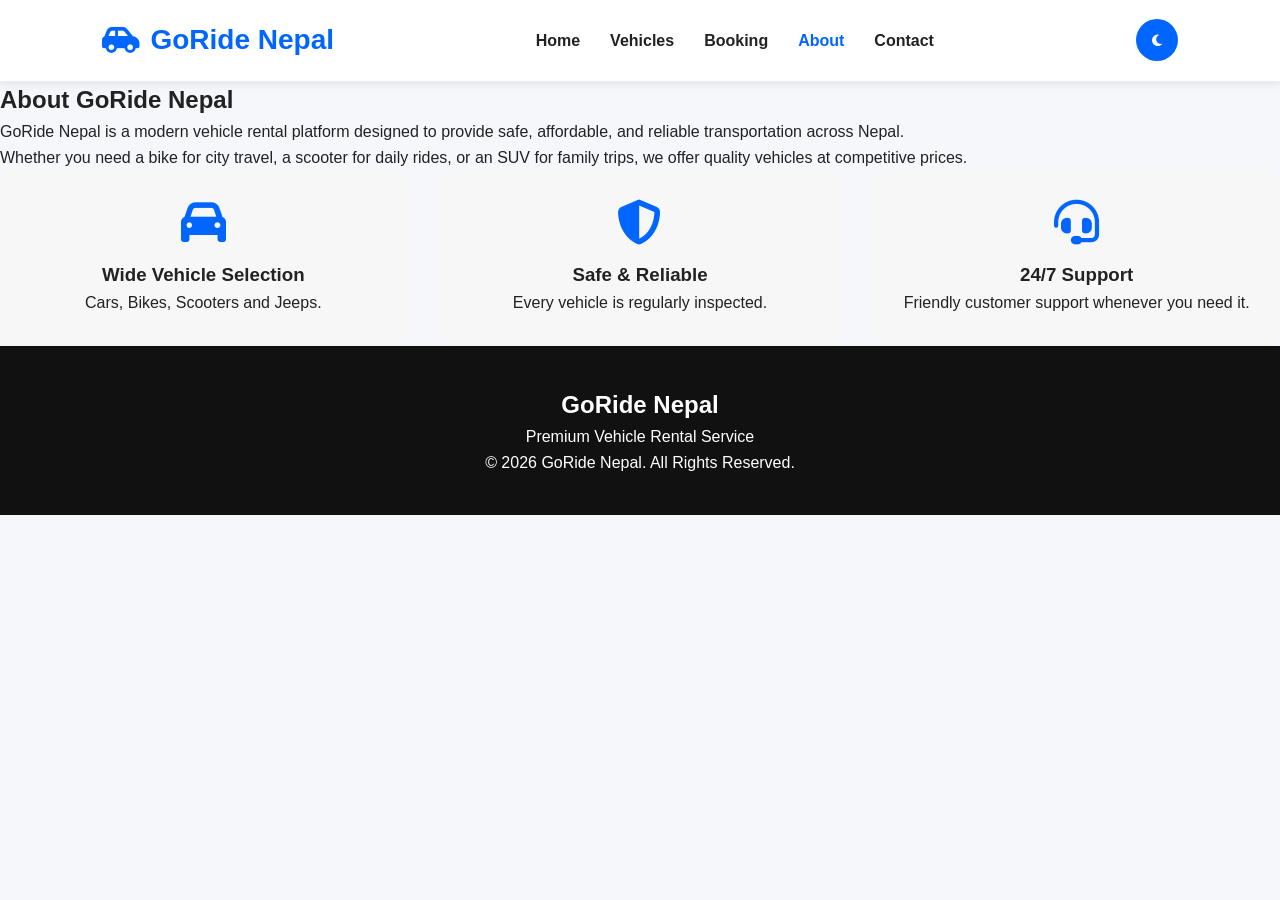
<file: about.html>
<!DOCTYPE html>
<html lang="en">

<head>

    <meta charset="UTF-8">
    <meta name="viewport" content="width=device-width, initial-scale=1.0">

    <title>About Us | GoRide Nepal</title>

    <link rel="stylesheet" href="style.css">
    <link rel="stylesheet" href="auth.css">
    <link rel="stylesheet" href="responsive.css">

    <link rel="stylesheet" href="https://cdnjs.cloudflare.com/ajax/libs/font-awesome/6.5.2/css/all.min.css">

</head>

<body>

    <header class="header">

        <div class="logo">
            <i class="fa-solid fa-car-side"></i>
            <span>GoRide Nepal</span>
        </div>
        <div class="menu-toggle" id="menuToggle">
            <i class="fa-solid fa-bars"></i>
        </div>

        <nav>
            <ul class="nav-links">

                <li><a href="index.html">Home</a></li>
                <li><a href="vehicles.html">Vehicles</a></li>
                <li><a href="booking.html">Booking</a></li>
                <li><a href="about.html" class="active">About</a></li>
                <li><a href="contact.html">Contact</a></li>

            </ul>
        </nav>

        <div class="nav-right">

            <button id="darkModeBtn">
                <i class="fa-solid fa-moon"></i>
            </button>

        </div>

    </header>

    <section class="about-section">

        <div class="container">

            <h1>About GoRide Nepal</h1>

            <p>

                GoRide Nepal is a modern vehicle rental platform designed to provide
                safe, affordable, and reliable transportation across Nepal.

            </p>

            <p>

                Whether you need a bike for city travel, a scooter for daily rides,
                or an SUV for family trips, we offer quality vehicles at competitive prices.

            </p>

            <div class="features">

                <div class="feature">

                    <i class="fa-solid fa-car"></i>

                    <h3>Wide Vehicle Selection</h3>

                    <p>Cars, Bikes, Scooters and Jeeps.</p>

                </div>

                <div class="feature">

                    <i class="fa-solid fa-shield-halved"></i>

                    <h3>Safe & Reliable</h3>

                    <p>Every vehicle is regularly inspected.</p>

                </div>

                <div class="feature">

                    <i class="fa-solid fa-headset"></i>

                    <h3>24/7 Support</h3>

                    <p>Friendly customer support whenever you need it.</p>

                </div>

            </div>

        </div>

    </section>

    <footer>

        <div class="footer-content">

            <h2>GoRide Nepal</h2>

            <p>Premium Vehicle Rental Service</p>

            <p>&copy; 2026 GoRide Nepal. All Rights Reserved.</p>

        </div>

    </footer>

    <script src="darkmode.js"></script>

</body>

</html>
</file>
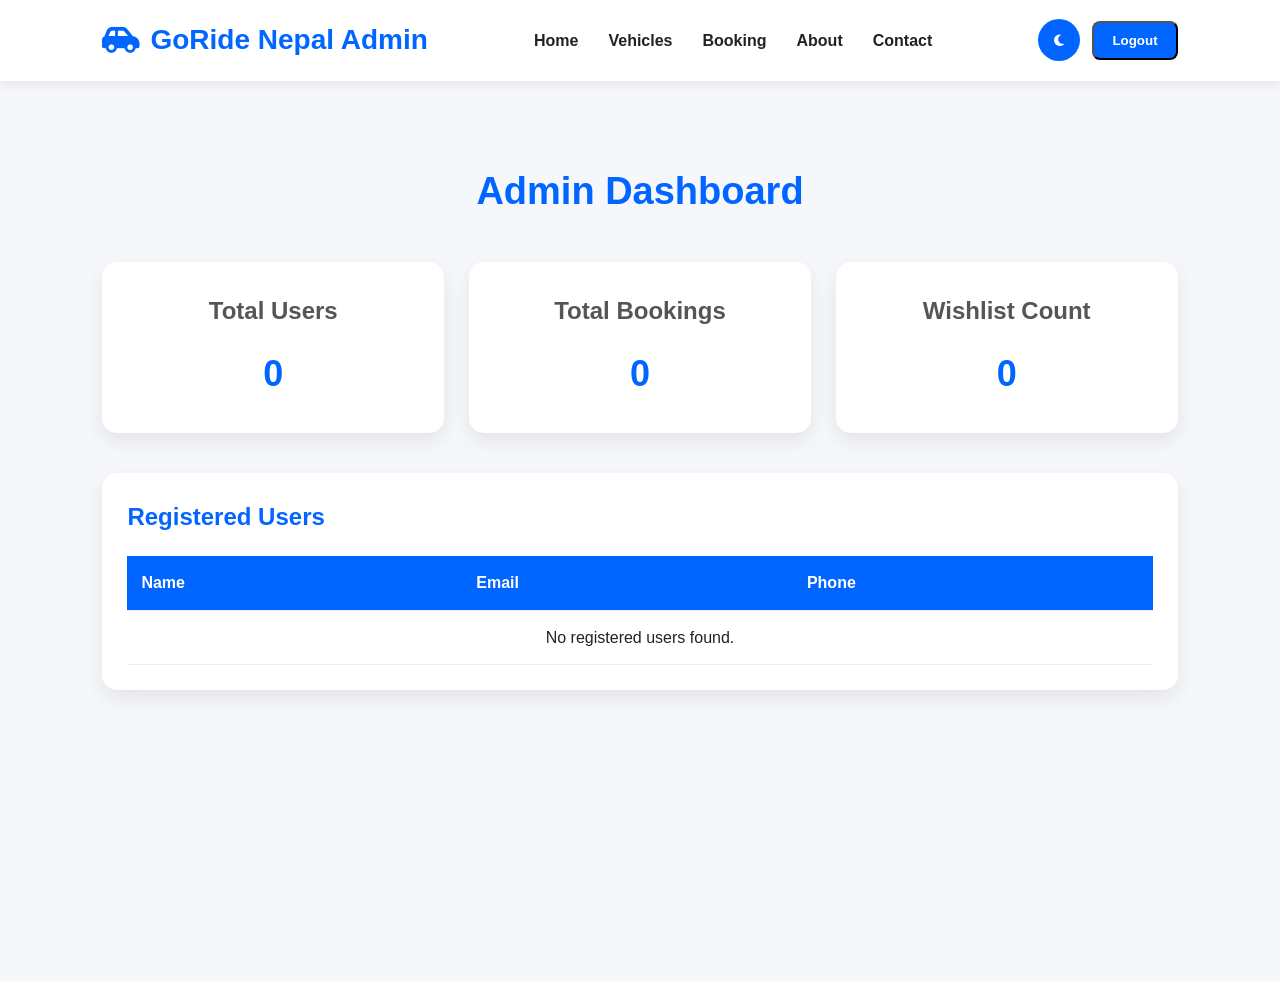
<file: admin.html>
<!DOCTYPE html>
<html lang="en">

<head>

    <meta charset="UTF-8">
    <meta name="viewport" content="width=device-width, initial-scale=1.0">

    <title>Admin Dashboard | GoRide Nepal</title>

    <link rel="stylesheet" href="style.css">
    <link rel="stylesheet" href="admin.css">

    <link rel="stylesheet" href="https://cdnjs.cloudflare.com/ajax/libs/font-awesome/6.5.2/css/all.min.css">

</head>

<body>

    <header class="header">

        <div class="logo">

            <i class="fa-solid fa-car-side"></i>

            <span>GoRide Nepal Admin</span>

        </div>
         <div class="menu-toggle" id="menuToggle">
            <i class="fa-solid fa-bars"></i>
        </div>
        
        <nav>
            <ul class="nav-links">

                <li><a href="index.html">Home</a></li>
                <li><a href="vehicles.html">Vehicles</a></li>
                <li><a href="booking.html">Booking</a></li>
                <li><a href="about.html">About</a></li>
                <li><a href="contact.html">Contact</a></li>

            </ul>
        </nav>

        <div class="nav-right">

            <button id="darkModeBtn">
                <i class="fa-solid fa-moon"></i>
            </button>

            <button onclick="logout()" class="signup-btn">
                Logout
            </button>

        </div>

    </header>

    <section class="admin-dashboard">

        <h1>Admin Dashboard</h1>

        <div class="admin-grid">

            <div class="admin-card">

                <h2>Total Users</h2>

                <h3 id="totalUsers">0</h3>

            </div>

            <div class="admin-card">

                <h2>Total Bookings</h2>

                <h3 id="totalBookings">0</h3>

            </div>

            <div class="admin-card">

                <h2>Wishlist Count</h2>

                <h3 id="wishlistCount">0</h3>

            </div>

        </div>

        <div class="admin-table">

            <h2>Registered Users</h2>

            <table>

                <thead>

                    <tr>

                        <th>Name</th>

                        <th>Email</th>

                        <th>Phone</th>

                    </tr>

                </thead>

                <tbody id="userTable">

                </tbody>

            </table>

        </div>

    </section>

    <script src="auth.js"></script>
    <script src="admin.js"></script>
    <script src="darkmode.js"></script>

</body>

</html>
</file>
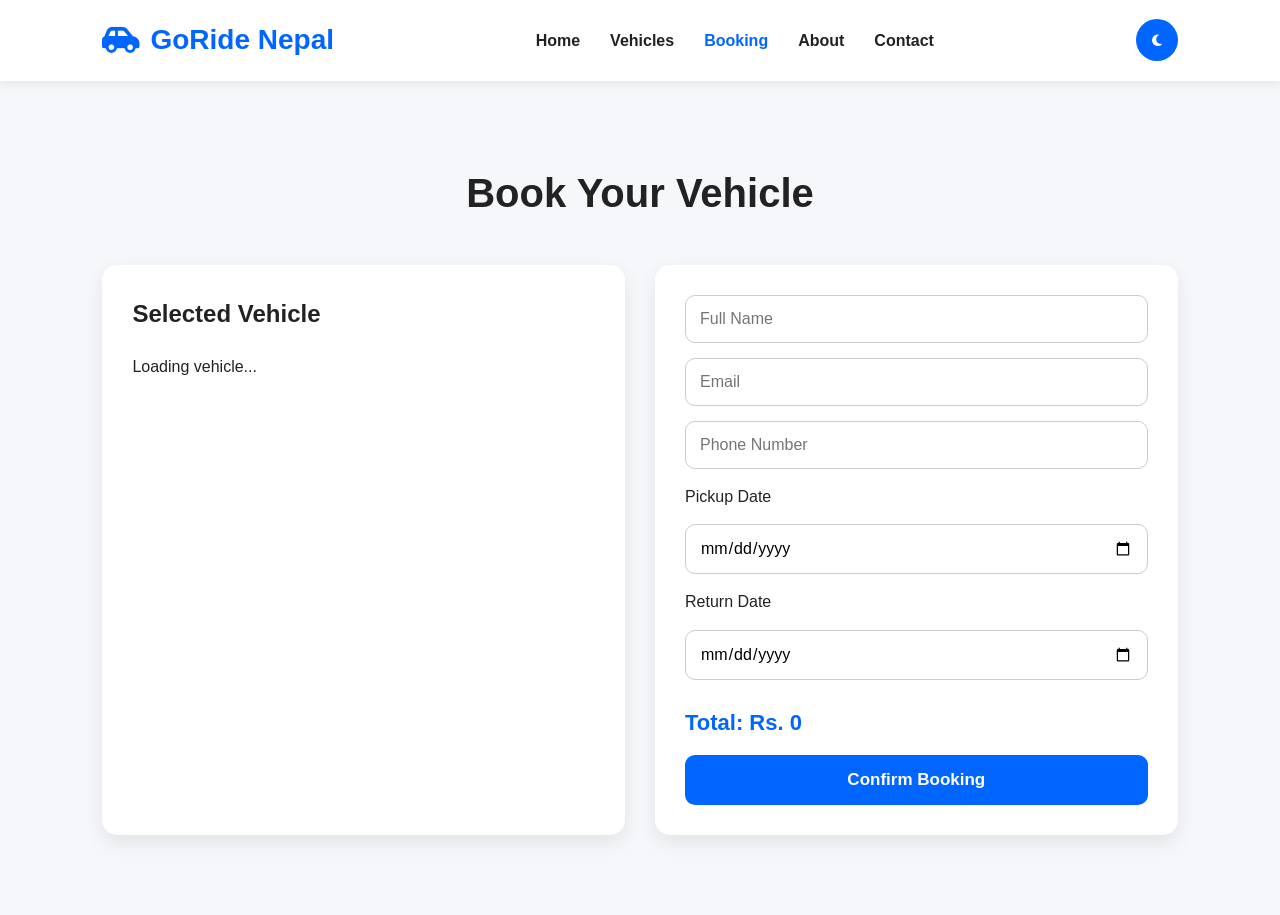
<file: booking.html>
<!DOCTYPE html>
<html lang="en">

<head>

    <meta charset="UTF-8">

    <meta name="viewport" content="width=device-width, initial-scale=1.0">

    <title>Book Vehicle | GoRide Nepal</title>

    <link rel="stylesheet" href="style.css">
    <link rel="stylesheet" href="booking.css">

    <link rel="stylesheet" href="https://cdnjs.cloudflare.com/ajax/libs/font-awesome/6.5.2/css/all.min.css">

</head>

<body>

    <header class="header">

        <div class="logo">

            <i class="fa-solid fa-car-side"></i>

            <span>GoRide Nepal</span>

        </div>
         <div class="menu-toggle" id="menuToggle">
            <i class="fa-solid fa-bars"></i>
        </div>

        <nav>

            <ul class="nav-links">

                <li><a href="index.html">Home</a></li>

                <li><a href="vehicles.html">Vehicles</a></li>

                <li><a href="booking.html" class="active">Booking</a></li>

                <li><a href="about.html">About</a></li>

                <li><a href="contact.html">Contact</a></li>

            </ul>

        </nav>

        <div class="nav-right">

            <button id="darkModeBtn">

                <i class="fa-solid fa-moon"></i>

            </button>

        </div>

    </header>

    <section class="booking-page">

        <h1>Book Your Vehicle</h1>

        <div class="booking-container">

            <div class="booking-summary">

                <h2>Selected Vehicle</h2>

                <div id="selectedVehicle">

                    Loading vehicle...

                </div>

            </div>

            <div class="booking-form">

                <form id="bookingForm">

                    <input type="text" placeholder="Full Name" required>

                    <input type="email" placeholder="Email" required>

                    <input type="tel" placeholder="Phone Number" required>

                    <label>Pickup Date</label>

                    <input type="date" id="pickupDate" required>

                    <label>Return Date</label>

                    <input type="date" id="returnDate" required>

                    <div id="totalPrice">

                        Total: Rs. 0

                    </div>

                    <button type="submit">

                        Confirm Booking

                    </button>

                </form>

            </div>

        </div>

    </section>

    <script src="booking.js"></script>

    <script src="darkmode.js"></script>

</body>

</html>
</file>
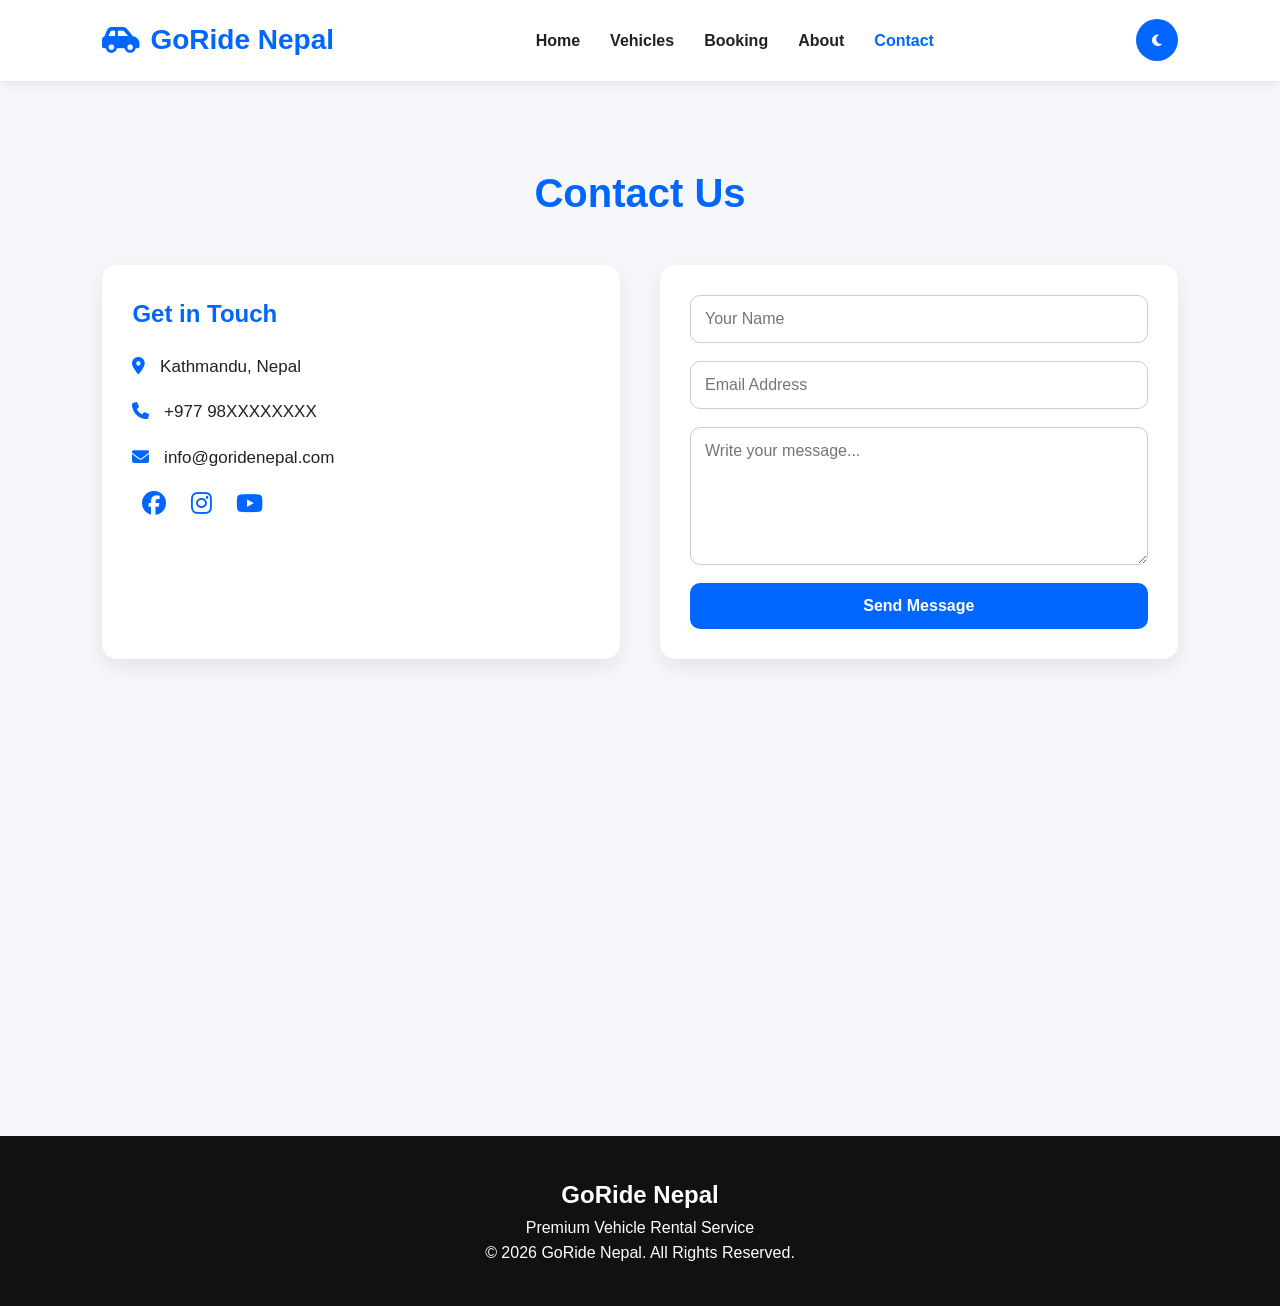
<file: contact.html>
<!DOCTYPE html>
<html lang="en">

<head>

    <meta charset="UTF-8">
    <meta name="viewport" content="width=device-width, initial-scale=1.0">

    <title>Contact | GoRide Nepal</title>

    <link rel="stylesheet" href="style.css">
    <link rel="stylesheet" href="contact.css">
    <link rel="stylesheet" href="responsive.css">

    <link rel="stylesheet" href="https://cdnjs.cloudflare.com/ajax/libs/font-awesome/6.5.2/css/all.min.css">

</head>

<body>

    <header class="header">

        <div class="logo">
            <i class="fa-solid fa-car-side"></i>
            <span>GoRide Nepal</span>
        </div>
         <div class="menu-toggle" id="menuToggle">
            <i class="fa-solid fa-bars"></i>
        </div>
        <nav>
            <ul class="nav-links">

                <li><a href="index.html">Home</a></li>
                <li><a href="vehicles.html">Vehicles</a></li>
                <li><a href="booking.html">Booking</a></li>
                <li><a href="about.html">About</a></li>
                <li><a href="contact.html" class="active">Contact</a></li>

            </ul>
        </nav>

        <div class="nav-right">

            <button id="darkModeBtn">
                <i class="fa-solid fa-moon"></i>
            </button>

        </div>

    </header>

    <section class="contact-section">

        <h1>Contact Us</h1>

        <div class="contact-container">

            <div class="contact-info">

                <h2>Get in Touch</h2>

                <p><i class="fa-solid fa-location-dot"></i> Kathmandu, Nepal</p>

                <p><i class="fa-solid fa-phone"></i> +977 98XXXXXXXX</p>

                <p><i class="fa-solid fa-envelope"></i> info@goridenepal.com</p>

                <div class="social">

                    <i class="fab fa-facebook"></i>
                    <i class="fab fa-instagram"></i>
                    <i class="fab fa-youtube"></i>

                </div>

            </div>

            <div class="contact-form">

                <form>

                    <input type="text" placeholder="Your Name" required>

                    <input type="email" placeholder="Email Address" required>

                    <textarea rows="6" placeholder="Write your message..." required></textarea>

                    <button type="submit">

                        Send Message

                    </button>

                </form>

            </div>

        </div>

        <div style="margin-top:40px;">

            <iframe src="https://maps.google.com/maps?q=Kathmandu&t=&z=13&ie=UTF8&iwloc=&output=embed" width="100%"
                height="350" style="border:0;border-radius:12px;" loading="lazy">
            </iframe>

        </div>

    </section>

    <footer>

        <div class="footer-content">

            <h2>GoRide Nepal</h2>

            <p>Premium Vehicle Rental Service</p>

            <p>&copy; 2026 GoRide Nepal. All Rights Reserved.</p>

        </div>

    </footer>

    <script src="darkmode.js"></script>

</body>

</html>
</file>
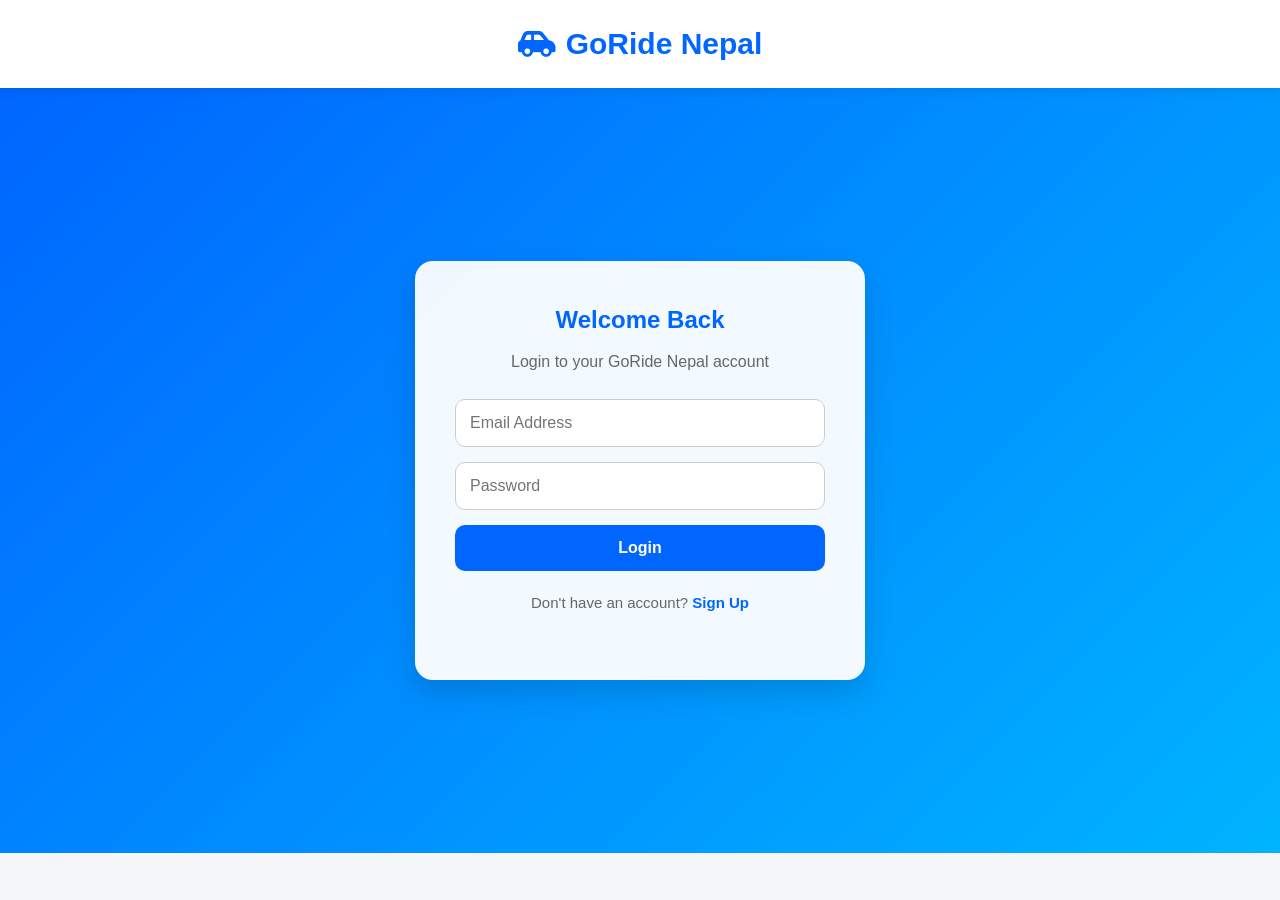
<file: dashboard.html>
<!DOCTYPE html>
<html lang="en">

<head>

    <meta charset="UTF-8">
    <meta name="viewport" content="width=device-width, initial-scale=1.0">

    <title>User Dashboard | GoRide Nepal</title>

    <link rel="stylesheet" href="style.css">
    <link rel="stylesheet" href="dashboard.css">

    <link rel="stylesheet" href="https://cdnjs.cloudflare.com/ajax/libs/font-awesome/6.5.2/css/all.min.css">

</head>

<body>

    <header class="header">

        <div class="logo">

            <i class="fa-solid fa-car-side"></i>

            <span>GoRide Nepal</span>

        </div>
         <div class="menu-toggle" id="menuToggle">
            <i class="fa-solid fa-bars"></i>
        </div>
        <nav>

            <ul class="nav-links">

                <li><a href="index.html">Home</a></li>
                <li><a href="vehicles.html">Vehicles</a></li>
                <li><a href="booking.html">Booking</a></li>
                <li><a href="contact.html">Contact</a></li>

            </ul>

        </nav>

        <div class="nav-right">

            <button id="darkModeBtn">
                <i class="fa-solid fa-moon"></i>
            </button>

            <button onclick="logout()" class="signup-btn">
                Logout
            </button>

        </div>

    </header>

    <section class="dashboard">

        <h1>User Dashboard</h1>

        <div class="dashboard-grid">

            <div class="dashboard-card">

                <h2>Profile</h2>

                <div id="userProfile">

                    Loading...

                </div>

            </div>

            <div class="dashboard-card">

                <h2>Booking History</h2>

                <div id="bookingHistory">

                    No bookings yet.

                </div>

            </div>

            <div class="dashboard-card">

                <h2>Wishlist</h2>

                <div id="wishlistContainer">

                    No wishlist items.

                </div>

            </div>

        </div>

    </section>

    <script src="auth.js"></script>
    <script src="dashboard.js"></script>
    <script src="darkmode.js"></script>

</body>

</html>
</file>
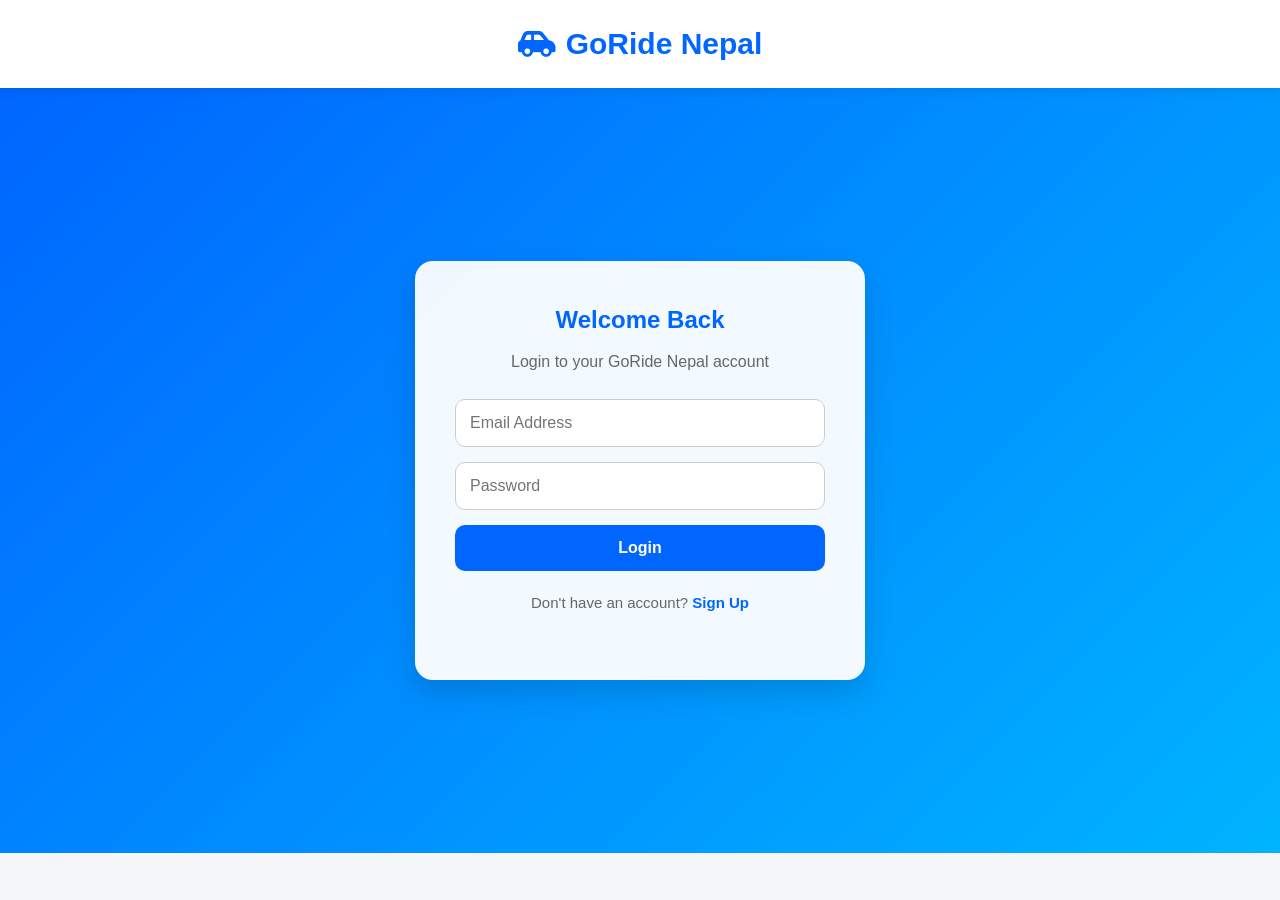
<file: login.html>
<!DOCTYPE html>
<html lang="en">

<head>
    <meta charset="UTF-8">
    <meta name="viewport" content="width=device-width, initial-scale=1.0">
    <title>Login | GoRide Nepal</title>

    <link rel="stylesheet" href="style.css">
    <link rel="stylesheet" href="auth.css">
    <link rel="stylesheet" href="responsive.css">

    <link rel="stylesheet" href="https://cdnjs.cloudflare.com/ajax/libs/font-awesome/6.5.2/css/all.min.css">
</head>

<body>

    <header class="header auth-header">

        <a href="index.html" class="logo">
            <i class="fa-solid fa-car-side"></i>
            <span>GoRide Nepal</span>
        </a>
    </header>

    <section class="auth-page">

        <div class="auth-card">

            <h1>Welcome Back</h1>

            <p>Login to your GoRide Nepal account</p>

            <form id="loginForm">

                <input type="email" id="loginEmail" placeholder="Email Address" required>

                <input type="password" id="loginPassword" placeholder="Password" required>

                <button type="submit">
                    Login
                </button>

            </form>

            <p class="auth-link">
                Don't have an account?
                <a href="signup.html">Sign Up</a>
            </p>

        </div>

    </section>

    <script src="auth.js"></script>
    <script src="darkmode.js"></script>

</body>

</html>
</file>
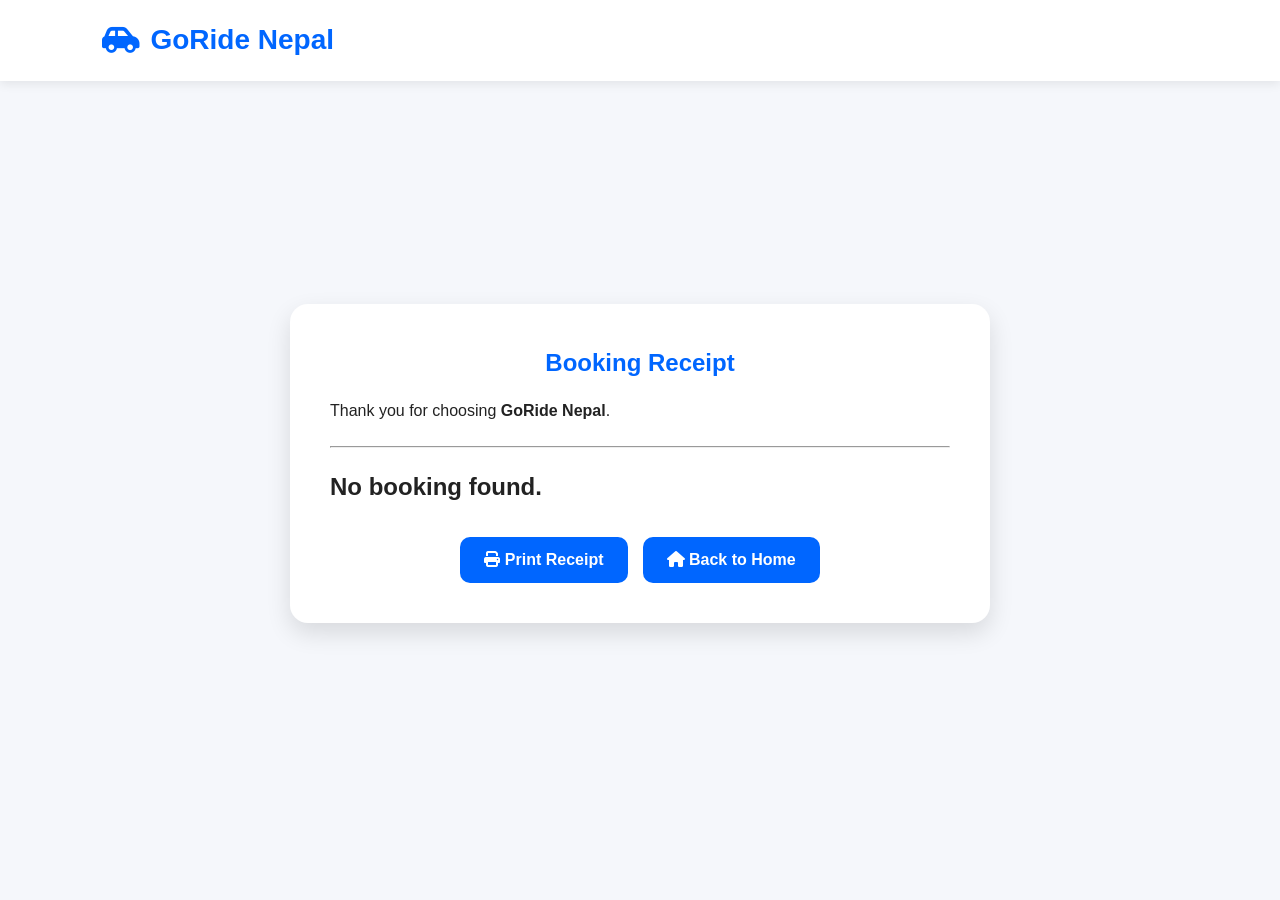
<file: receipt.html>
<!DOCTYPE html>
<html lang="en">

<head>
    <meta charset="UTF-8">
    <meta name="viewport" content="width=device-width, initial-scale=1.0">
    <title>Booking Receipt | GoRide Nepal</title>

    <link rel="stylesheet" href="style.css">
    <link rel="stylesheet" href="receipt.css">

    <link rel="stylesheet" href="https://cdnjs.cloudflare.com/ajax/libs/font-awesome/6.5.2/css/all.min.css">
</head>

<body>

    <header class="header">

        <div class="logo">
            <i class="fa-solid fa-car-side"></i>
            <span>GoRide Nepal</span>
        </div>

    </header>

    <section class="receipt-page">

        <div class="receipt-card">

            <h1>Booking Receipt</h1>

            <p>Thank you for choosing <strong>GoRide Nepal</strong>.</p>

            <hr>

            <div id="receiptContent">
                Loading receipt...
            </div>

            <div class="receipt-buttons">

                <button onclick="window.print()">
                    <i class="fa-solid fa-print"></i>
                    Print Receipt
                </button>

                <a href="index.html">
                    <button>
                        <i class="fa-solid fa-house"></i>
                        Back to Home
                    </button>
                </a>

            </div>

        </div>

    </section>

    <script>

        const receipt = JSON.parse(localStorage.getItem("bookingReceipt"));

        const receiptContent = document.getElementById("receiptContent");

        if (receipt) {

            receiptContent.innerHTML = `

<h2>${receipt.vehicle}</h2>

<p><strong>Pickup Date:</strong> ${receipt.pickup}</p>

<p><strong>Return Date:</strong> ${receipt.return}</p>

<p><strong>${receipt.total}</strong></p>
<p><strong>Payment Method:</strong> ${receipt.paymentMethod || "Not Selected"}</p>
<p><strong>Payment Status:</strong> ${receipt.paymentStatus || "Pending"}</p>

<p style="margin-top:20px;color:green;">
Booking Confirmed Successfully! Thank you for choosing GoRide Nepal.
</p>

`;

        } else {

            receiptContent.innerHTML = "<h2>No booking found.</h2>";

        }

    </script>

</body>

</html>
</file>
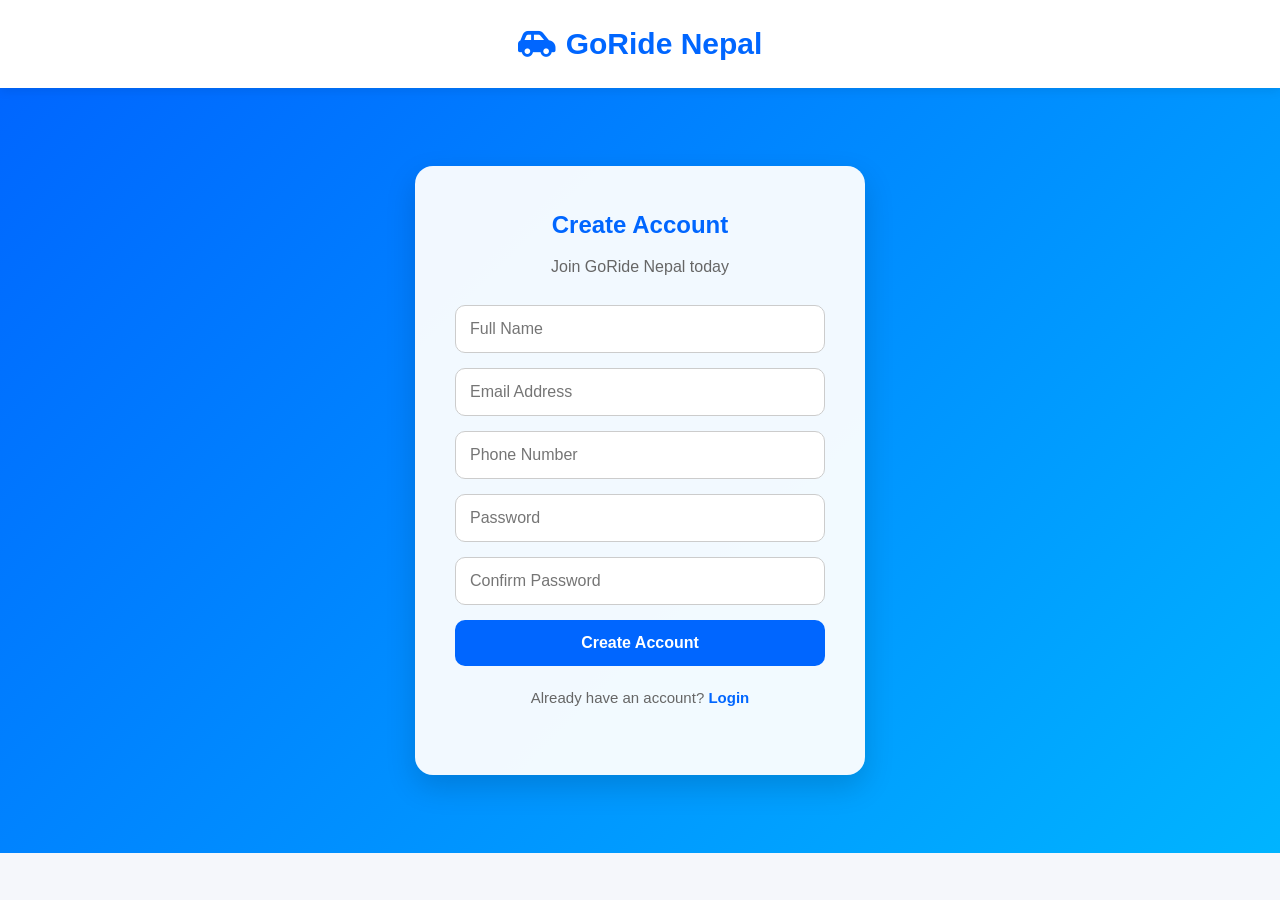
<file: signup.html>
<!DOCTYPE html>
<html lang="en">

<head>

    <meta charset="UTF-8">

    <meta name="viewport" content="width=device-width, initial-scale=1.0">

    <title>Sign Up | GoRide Nepal</title>

    <link rel="stylesheet" href="style.css">
    <link rel="stylesheet" href="auth.css">
    <link rel="stylesheet" href="responsive.css">

    <link rel="stylesheet" href="https://cdnjs.cloudflare.com/ajax/libs/font-awesome/6.5.2/css/all.min.css">

</head>

<body>

    <header class="header auth-header">

        <a href="index.html" class="logo">
            <i class="fa-solid fa-car-side"></i>
            <span>GoRide Nepal</span>
        </a>

    </header>

    <section class="auth-page">

        <div class="auth-card">

            <h1>Create Account</h1>

            <p>Join GoRide Nepal today</p>

            <form id="signupForm">

                <input type="text" id="signupName" placeholder="Full Name" required>

                <input type="email" id="signupEmail" placeholder="Email Address" required>

                <input type="tel" id="signupPhone" placeholder="Phone Number" required>

                <input type="password" id="signupPassword" placeholder="Password" required>

                <input type="password" id="confirmPassword" placeholder="Confirm Password" required>

                <button type="submit">

                    Create Account

                </button>

            </form>

            <p class="auth-link">

                Already have an account?

                <a href="login.html">

                    Login

                </a>

            </p>

        </div>

    </section>

    <script src="auth.js"></script>

    <script src="darkmode.js"></script>

</body>

</html>
</file>
<file: style.css>
/* =========================
   GoRide Nepal - style.css
========================= */

*{
    margin:0;
    padding:0;
    box-sizing:border-box;
    font-family:Arial, Helvetica, sans-serif;
}

html{
    scroll-behavior:smooth;
}

body{
    background:#f5f7fb;
    color:#222;
    line-height:1.6;
}

/* ===== Header ===== */

.header{
    position:sticky;
    top:0;
    width:100%;
    background:rgba(255,255,255,.95);
    backdrop-filter:blur(12px);
    display:flex;
    justify-content:space-between;
    align-items:center;
    padding:18px 8%;
    box-shadow:0 3px 10px rgba(0,0,0,.08);
    z-index:999;
}

.logo{
    display:flex;
    align-items:center;
    gap:10px;
    font-size:28px;
    font-weight:bold;
    color:#0066ff;
}

.logo i{
    font-size:30px;
}

.nav-links{
    display:flex;
    list-style:none;
    gap:30px;
}

.nav-links a{
    text-decoration:none;
    color:#222;
    font-weight:600;
    transition:.3s;
}

.nav-links a:hover,
.nav-links .active{
    color:#0066ff;
}

.nav-right{
    display:flex;
    gap:12px;
    align-items:center;
}

#darkModeBtn{
    width:42px;
    height:42px;
    border:none;
    border-radius:50%;
    background:#0066ff;
    color:#fff;
    cursor:pointer;
}

.login-btn,
.signup-btn{
    text-decoration:none;
    padding:10px 18px;
    border-radius:8px;
    font-weight:bold;
    transition:.3s;
}

.login-btn{
    border:2px solid #0066ff;
    color:#0066ff;
}

.signup-btn{
    background:#0066ff;
    color:#fff;
}

.login-btn:hover,
.signup-btn:hover{
    transform:translateY(-2px);
}

/* ===== Hero ===== */

.hero{
    min-height:85vh;
    display:flex;
    align-items:center;
    justify-content:center;
    text-align:center;
    color:#fff;
    background:linear-gradient(rgba(0,0,0,.55),rgba(0,0,0,.55)),
    url("../images/hero.jpg") center/cover no-repeat;
    padding:40px;
}

.hero h1{
    font-size:55px;
    margin-bottom:20px;
}

.hero p{
    max-width:700px;
    margin:auto;
    font-size:20px;
}

.hero-buttons{
    margin-top:35px;
}

.primary-btn,
.secondary-btn{
    display:inline-block;
    text-decoration:none;
    padding:14px 30px;
    border-radius:10px;
    margin:10px;
    font-weight:bold;
}

.primary-btn{
    background:#0066ff;
    color:#fff;
}

.secondary-btn{
    background:#fff;
    color:#0066ff;
}

/* ===== Search ===== */

.search-section{
    padding:70px 8%;
    text-align:center;
}

.search-box{
    margin-top:25px;
    display:flex;
    flex-wrap:wrap;
    justify-content:center;
    gap:15px;
}

.search-box input,
.search-box select{
    width:260px;
    padding:14px;
    border:1px solid #ccc;
    border-radius:10px;
    outline:none;
}

.search-box button{
    background:#0066ff;
    color:#fff;
    border:none;
    padding:14px 28px;
    border-radius:10px;
    cursor:pointer;
}

/* ===== Featured ===== */

.featured{
    padding:70px 8%;
}

.featured h2{
    text-align:center;
    margin-bottom:40px;
}

.vehicle-container{
    display:grid;
    grid-template-columns:repeat(auto-fit,minmax(280px,1fr));
    gap:25px;
}

/* Card loaded by JavaScript */

.vehicle-card{
    background:#fff;
    border-radius:15px;
    overflow:hidden;
    box-shadow:0 8px 20px rgba(0,0,0,.08);
    transition:.3s;
}

.vehicle-card:hover{
    transform:translateY(-8px);
}

.vehicle-card img{
    width:100%;
    height:220px;
    object-fit:cover;
}

.vehicle-card-content{
    padding:20px;
}

.vehicle-card h3{
    margin-bottom:10px;
}

.price{
    color:#0066ff;
    font-size:20px;
    font-weight:bold;
}

.book-btn{
    display:block;
    margin-top:15px;
    text-align:center;
    background:#0066ff;
    color:#fff;
    padding:12px;
    text-decoration:none;
    border-radius:8px;
}

/* ===== Why Us ===== */

.why-us{
    padding:80px 8%;
    background:#fff;
}

.why-us h2{
    text-align:center;
    margin-bottom:45px;
}

.features{
    display:grid;
    grid-template-columns:repeat(auto-fit,minmax(220px,1fr));
    gap:30px;
}

.feature{
    text-align:center;
    padding:30px;
    border-radius:15px;
    background:#f7f7f7;
    transition:.3s;
}

.feature:hover{
    transform:translateY(-8px);
}

.feature i{
    font-size:45px;
    color:#0066ff;
    margin-bottom:15px;
}

/* ===== Footer ===== */

footer{
    background:#111;
    color:#fff;
    text-align:center;
    padding:40px 20px;
}

.social{
    margin:20px 0;
}

.social i{
    margin:0 10px;
    font-size:24px;
    cursor:pointer;
}

.copyright{
    color:#bbb;
}

/* ===== Dark Mode ===== */

body.dark{
    background:#121212;
    color:#fff;
}

body.dark .header{
    background:#1b1b1b;
}

body.dark .vehicle-card,
body.dark .feature{
    background:#222;
    color:#fff;
}

body.dark .nav-links a{
    color:#fff;
}

body.dark .login-btn{
    color:#4da3ff;
    border-color:#4da3ff;
}

/* ===== Responsive ===== */

@media(max-width:900px){

.header{
    flex-direction:column;
    gap:15px;
}

.nav-links{
    flex-wrap:wrap;
    justify-content:center;
}

.hero h1{
    font-size:38px;
}

.hero p{
    font-size:17px;
}

}

@media(max-width:600px){

.search-box input,
.search-box select,
.search-box button{
    width:100%;
}

.hero h1{
    font-size:30px;
}

}
/* Mobile Menu */

.menu-toggle{
    display:none;
    font-size:28px;
    cursor:pointer;
}

@media(max-width:768px){

.menu-toggle{
    display:block;
}

.nav-links{

    display:none;

    width:100%;

    flex-direction:column;

    background:#fff;

    padding:20px;

    border-radius:12px;

}

.nav-links.show{

    display:flex;

}

body.dark .nav-links{

    background:#222;

}

}
.hero{
    position:relative;
    height:90vh;
    overflow:hidden;
}

.hero-slide{
    position:absolute;
    width:100%;
    height:100%;
    background-size:cover;
    background-position:center;
    display:flex;
    justify-content:center;
    align-items:center;
    opacity:0;
    transition:opacity .8s;
}

.hero-slide.active{
    opacity:1;
}

.hero-content{
    text-align:center;
    color:white;
    background:rgba(0,0,0,.45);
    padding:40px;
    border-radius:15px;
}

.hero-content h1{
    font-size:60px;
}

.hero-content p{
    font-size:22px;
    margin:20px 0;
}
</file>
<file: auth.css>
/* ==================================
   GoRide Nepal - auth.css
================================== */

.auth-page{
    min-height:85vh;
    display:flex;
    justify-content:center;
    align-items:center;
    padding:40px 20px;
    background:linear-gradient(135deg,#0066ff,#00b4ff);
}

.auth-card{
    width:100%;
    max-width:450px;
    background:rgba(255,255,255,.95);
    padding:40px;
    border-radius:18px;
    box-shadow:0 12px 30px rgba(0,0,0,.15);
    text-align:center;
}

.auth-card h1{
    color:#0066ff;
    margin-bottom:10px;
}

.auth-card p{
    color:#666;
    margin-bottom:25px;
}

.auth-card form{
    display:flex;
    flex-direction:column;
    gap:15px;
}

.auth-card input{
    padding:14px;
    border:1px solid #ccc;
    border-radius:10px;
    font-size:16px;
    outline:none;
    transition:.3s;
}

.auth-card input:focus{
    border-color:#0066ff;
    box-shadow:0 0 8px rgba(0,102,255,.25);
}

.auth-card button{
    padding:14px;
    border:none;
    border-radius:10px;
    background:#0066ff;
    color:#fff;
    font-size:16px;
    font-weight:bold;
    cursor:pointer;
    transition:.3s;
}

.auth-card button:hover{
    background:#0052cc;
    transform:translateY(-2px);
}

.auth-link{
    margin-top:20px;
    font-size:15px;
}

.auth-link a{
    color:#0066ff;
    text-decoration:none;
    font-weight:bold;
}

.auth-link a:hover{
    text-decoration:underline;
}

/* Dark Mode */

body.dark .auth-page{
    background:linear-gradient(135deg,#111,#222);
}

body.dark .auth-card{
    background:#222;
    color:#fff;
}

body.dark .auth-card p{
    color:#ccc;
}

body.dark .auth-card input{
    background:#333;
    color:#fff;
    border:1px solid #555;
}

body.dark .auth-card input::placeholder{
    color:#bbb;
}

@media(max-width:500px){

.auth-card{
    padding:25px;
}

.auth-card h1{
    font-size:28px;
}

}
/* Authentication Header */

.auth-header{
    display:flex;
    justify-content:center;
    align-items:center;
    padding:20px;
}

.auth-header .logo{
    text-decoration:none;
    color:#0066ff;
    font-size:30px;
    font-weight:bold;
}

body.dark .auth-header{
    background:#1b1b1b;
}
</file>
<file: responsive.css>
/* ==================================
   GoRide Nepal - responsive.css
================================== */

/* Large Tablets */
@media (max-width: 992px){

.header{
    padding:15px 5%;
}

.hero h1{
    font-size:42px;
}

.hero p{
    font-size:18px;
}

.booking-container,
.contact-container,
.dashboard-grid,
.admin-grid{
    grid-template-columns:1fr;
}

}

/* Tablets */

@media (max-width:768px){

.header{
    flex-direction:column;
    gap:15px;
}

.nav-links{
    flex-wrap:wrap;
    justify-content:center;
    gap:15px;
}

.nav-right{
    justify-content:center;
}

.hero{
    min-height:70vh;
    padding:50px 20px;
}

.hero h1{
    font-size:34px;
}

.hero-buttons{
    display:flex;
    flex-direction:column;
}

.primary-btn,
.secondary-btn{
    width:100%;
}

.vehicle-grid,
.vehicle-container{
    grid-template-columns:1fr;
}

.features{
    grid-template-columns:1fr;
}

table{
    font-size:14px;
}

}

/* Mobile */

@media (max-width:576px){

.logo{
    font-size:22px;
}

.hero h1{
    font-size:28px;
}

.hero p{
    font-size:16px;
}

.search-box{
    flex-direction:column;
}

.search-box input,
.search-box select,
.search-box button{
    width:100%;
}

.auth-card,
.booking-summary,
.booking-form,
.dashboard-card,
.admin-card,
.contact-info,
.contact-form,
.receipt-card{
    padding:20px;
}

.vehicle-item img,
.vehicle-card img{
    height:200px;
}

.modal-content{
    width:95%;
    margin:30px auto;
}

.footer-content{
    padding:20px;
}

}

/* Extra Small */

@media (max-width:400px){

.hero h1{
    font-size:24px;
}

.hero p{
    font-size:15px;
}

.dashboard h1,
.admin-dashboard h1,
.contact-section h1,
.booking-page h1{
    font-size:26px;
}

}
</file>
<file: admin.css>
/* ==================================
   GoRide Nepal - admin.css
================================== */

.admin-dashboard{
    padding:80px 8%;
    min-height:100vh;
    background:#f5f7fb;
}

.admin-dashboard h1{
    text-align:center;
    margin-bottom:40px;
    color:#0066ff;
    font-size:38px;
}

.admin-grid{
    display:grid;
    grid-template-columns:repeat(auto-fit,minmax(250px,1fr));
    gap:25px;
    margin-bottom:40px;
}

.admin-card{
    background:#fff;
    padding:30px;
    border-radius:15px;
    text-align:center;
    box-shadow:0 8px 20px rgba(0,0,0,.08);
    transition:.3s;
}

.admin-card:hover{
    transform:translateY(-5px);
}

.admin-card h2{
    margin-bottom:15px;
    color:#555;
}

.admin-card h3{
    font-size:36px;
    color:#0066ff;
}

.admin-table{
    background:#fff;
    border-radius:15px;
    padding:25px;
    box-shadow:0 8px 20px rgba(0,0,0,.08);
    overflow-x:auto;
}

.admin-table h2{
    margin-bottom:20px;
    color:#0066ff;
}

table{
    width:100%;
    border-collapse:collapse;
}

th,
td{
    padding:14px;
    text-align:left;
    border-bottom:1px solid #eee;
}

th{
    background:#0066ff;
    color:#fff;
}

tr:hover{
    background:#f7f7f7;
}

body.dark .admin-dashboard{
    background:#121212;
}

body.dark .admin-card,
body.dark .admin-table{
    background:#222;
    color:#fff;
}

body.dark th{
    background:#0052cc;
}

body.dark tr:hover{
    background:#333;
}

@media(max-width:768px){

.admin-dashboard{
    padding:60px 20px;
}

.admin-dashboard h1{
    font-size:30px;
}

.admin-grid{
    grid-template-columns:1fr;
}

}
</file>
<file: booking.css>
/* ==================================
   GoRide Nepal - booking.css
================================== */

.booking-page{
    padding:80px 8%;
    min-height:80vh;
}

.booking-page h1{
    text-align:center;
    margin-bottom:40px;
    font-size:40px;
}

.booking-container{
    display:grid;
    grid-template-columns:1fr 1fr;
    gap:30px;
}

.booking-summary,
.booking-form{
    background:#fff;
    padding:30px;
    border-radius:15px;
    box-shadow:0 8px 20px rgba(0,0,0,.08);
}

.booking-summary h2,
.booking-form h2{
    margin-bottom:20px;
}

#selectedVehicle{
    line-height:1.8;
}

.booking-form form{
    display:flex;
    flex-direction:column;
    gap:15px;
}

.booking-form input{
    padding:14px;
    border:1px solid #ccc;
    border-radius:10px;
    outline:none;
    font-size:16px;
}

.booking-form button{
    padding:15px;
    border:none;
    border-radius:10px;
    background:#0066ff;
    color:#fff;
    font-size:17px;
    font-weight:bold;
    cursor:pointer;
    transition:.3s;
}

.booking-form button:hover{
    transform:translateY(-2px);
}

#totalPrice{
    margin-top:10px;
    font-size:22px;
    font-weight:bold;
    color:#0066ff;
}

body.dark .booking-summary,
body.dark .booking-form{
    background:#222;
    color:#fff;
}

@media(max-width:900px){

.booking-container{
    grid-template-columns:1fr;
}

.booking-page h1{
    font-size:32px;
}

}
</file>
<file: contact.css>
/* ==================================
   GoRide Nepal - contact.css
================================== */

.contact-section{
    padding:80px 8%;
    background:#f5f7fb;
    min-height:100vh;
}

.contact-section h1{
    text-align:center;
    font-size:40px;
    color:#0066ff;
    margin-bottom:40px;
}

.contact-container{
    display:grid;
    grid-template-columns:1fr 1fr;
    gap:40px;
    margin-bottom:40px;
}

.contact-info,
.contact-form{
    background:#fff;
    padding:30px;
    border-radius:15px;
    box-shadow:0 8px 20px rgba(0,0,0,.08);
}

.contact-info h2{
    margin-bottom:20px;
    color:#0066ff;
}

.contact-info p{
    margin:18px 0;
    font-size:17px;
}

.contact-info i{
    color:#0066ff;
    margin-right:10px;
}

.contact-form form{
    display:flex;
    flex-direction:column;
    gap:18px;
}

.contact-form input,
.contact-form textarea{
    width:100%;
    padding:14px;
    border:1px solid #ccc;
    border-radius:10px;
    outline:none;
    font-size:16px;
}

.contact-form textarea{
    resize:vertical;
}

.contact-form button{
    padding:14px;
    background:#0066ff;
    color:#fff;
    border:none;
    border-radius:10px;
    cursor:pointer;
    font-size:16px;
    font-weight:bold;
}

.contact-form button:hover{
    background:#0052cc;
}

body.dark .contact-section{
    background:#121212;
}

body.dark .contact-info,
body.dark .contact-form{
    background:#222;
    color:#fff;
}

body.dark .contact-form input,
body.dark .contact-form textarea{
    background:#333;
    color:#fff;
    border-color:#555;
}

@media(max-width:768px){

.contact-container{
    grid-template-columns:1fr;
}

.contact-section h1{
    font-size:30px;
}

}
</file>
<file: dashboard.css>
/* ==================================
   GoRide Nepal - dashboard.css
================================== */

.dashboard{
    padding:80px 8%;
    min-height:80vh;
    background:#f5f7fb;
}

.dashboard h1{
    text-align:center;
    font-size:38px;
    margin-bottom:40px;
    color:#0066ff;
}

.dashboard-grid{
    display:grid;
    grid-template-columns:repeat(auto-fit,minmax(320px,1fr));
    gap:25px;
}

.dashboard-card{
    background:#fff;
    padding:25px;
    border-radius:15px;
    box-shadow:0 8px 20px rgba(0,0,0,.08);
    transition:.3s;
}

.dashboard-card:hover{
    transform:translateY(-5px);
}

.dashboard-card h2{
    margin-bottom:20px;
    color:#0066ff;
    border-bottom:2px solid #eee;
    padding-bottom:10px;
}

.dashboard-card p{
    margin:10px 0;
    line-height:1.7;
}

.profile-item,
.booking-item,
.wishlist-item{
    padding:12px;
    border-bottom:1px solid #eee;
}

.wishlist-item{
    display:flex;
    justify-content:space-between;
    align-items:center;
}

.remove-btn{
    background:#ff4d4d;
    color:#fff;
    border:none;
    padding:8px 14px;
    border-radius:8px;
    cursor:pointer;
    transition:.3s;
}

.remove-btn:hover{
    background:#d63031;
}

body.dark .dashboard{
    background:#121212;
}

body.dark .dashboard-card{
    background:#222;
    color:#fff;
}

body.dark .dashboard-card h2{
    color:#4da3ff;
    border-bottom-color:#444;
}

body.dark .profile-item,
body.dark .booking-item,
body.dark .wishlist-item{
    border-bottom:1px solid #444;
}

@media(max-width:768px){

.dashboard{
    padding:60px 20px;
}

.dashboard h1{
    font-size:30px;
}

.dashboard-grid{
    grid-template-columns:1fr;
}

}
</file>
<file: receipt.css>
/* ==================================
   GoRide Nepal - receipt.css
================================== */

.receipt-page{
    min-height:85vh;
    display:flex;
    justify-content:center;
    align-items:center;
    padding:40px 20px;
    background:#f5f7fb;
}

.receipt-card{
    width:100%;
    max-width:700px;
    background:#fff;
    padding:40px;
    border-radius:18px;
    box-shadow:0 10px 25px rgba(0,0,0,.12);
}

.receipt-card h1{
    text-align:center;
    color:#0066ff;
    margin-bottom:15px;
}

.receipt-card p{
    line-height:1.8;
}

.receipt-card hr{
    margin:20px 0;
}

#receiptContent h2{
    margin-bottom:15px;
}

.receipt-buttons{
    display:flex;
    justify-content:center;
    gap:15px;
    margin-top:30px;
    flex-wrap:wrap;
}

.receipt-buttons button{
    padding:14px 24px;
    border:none;
    border-radius:10px;
    background:#0066ff;
    color:#fff;
    cursor:pointer;
    font-size:16px;
    font-weight:bold;
    transition:.3s;
}

.receipt-buttons button:hover{
    transform:translateY(-2px);
}

.receipt-buttons a{
    text-decoration:none;
}

body.dark .receipt-page{
    background:#121212;
}

body.dark .receipt-card{
    background:#222;
    color:#fff;
}

@media print{

.header,
.receipt-buttons{
    display:none;
}

.receipt-page{
    background:#fff;
    padding:0;
}

.receipt-card{
    box-shadow:none;
    border:none;
    max-width:100%;
}

}

@media(max-width:600px){

.receipt-card{
    padding:25px;
}

.receipt-card h1{
    font-size:28px;
}

.receipt-buttons button{
    width:100%;
}

}
</file>
